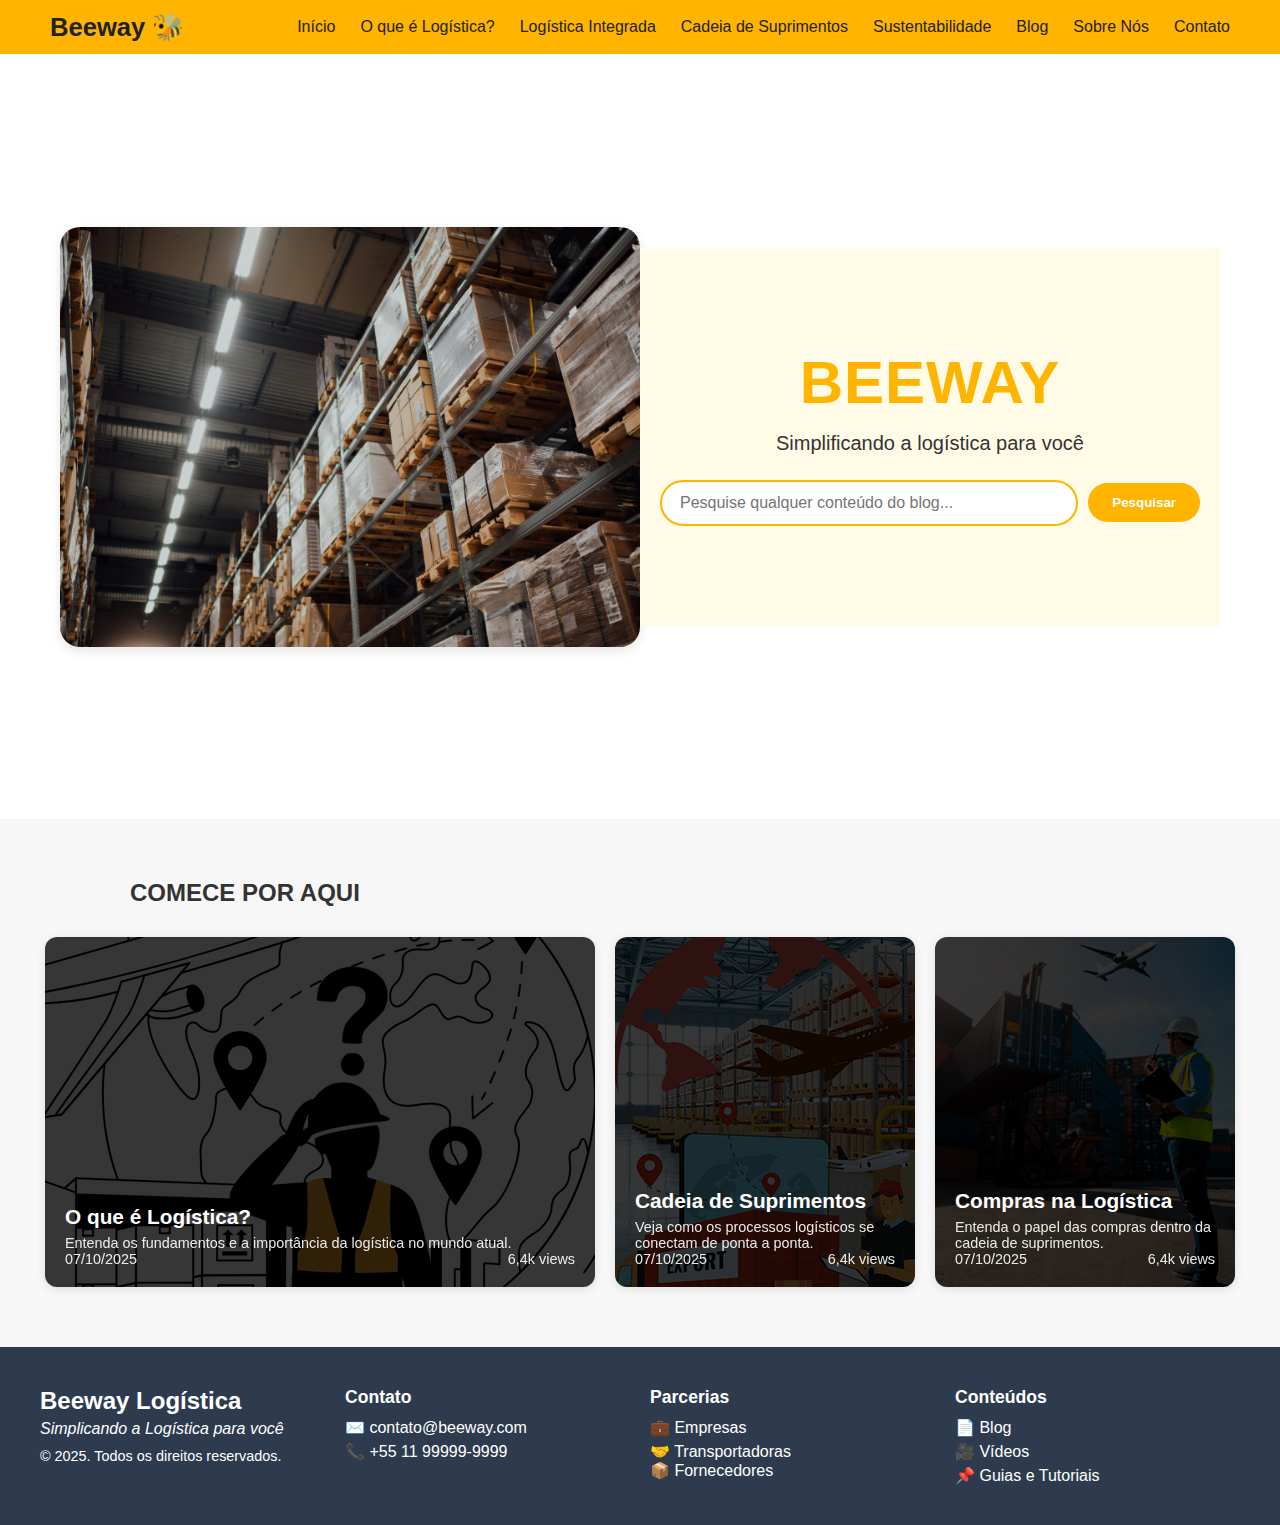
<file: index.html>
<!DOCTYPE html>
<html lang="pt-BR">
<head>
  <meta charset="UTF-8" />
  <meta name="viewport" content="width=device-width, initial-scale=1.0" />
  <title>Beeway - Logística</title>
  <style>

    .logo-link {
  text-decoration: none; /* remove o sublinhado */
  color: inherit;        /* mantém a cor do texto original */
  cursor: pointer;       /* muda o cursor para mãozinha ao passar */
}


    /* ======== RESET ======== */
    * {
      margin: 0;
      padding: 0;
      box-sizing: border-box;
      font-family: "Poppins", sans-serif;
    }

    body {
      background-color: #f7f7f7;
    }

    /* ======== NAVBAR ======== */
    nav {
      display: flex;
      justify-content: space-between;
      align-items: center;
      background-color: #ffb400; /* Cor amarela inspirada em abelha */
      padding: 12px 050px;
      box-shadow: 0 2px 10px rgba(0, 0, 0, 0.1);
    }

    /* LOGO + TEXTO */
    .logo {
      display: flex;
      align-items: center;
      gap: 10px;
      font-size: 1.6rem;
      font-weight: 600;
      color: #222;
    }

    .logo img {
      width: 40px;
      height: 40px;
    }

    /* LINKS */
    .nav-links {
      display: flex;
      gap: 25px;
    }

    .nav-links a {
      text-decoration: none;
      color: #222;
      font-weight: 100px;
      transition: color 0.3s ease;
    }

    .nav-links a:hover {
      color: #fff;
    }

    /* ======== RESPONSIVIDADE ======== */
    @media (max-width: 768px) {
      nav {
        flex-direction: column;
        gap: 10px;
        padding: 15px;
      }
      .nav-links {
        flex-wrap: wrap;
        justify-content: center;
        gap: 15px;
      }
    }

    /* ======== SEÇÃO INICIAL ======== */
.hero {
  display: flex;
  align-items: center;
  justify-content: space-between;
  padding: 60px;
  background-color: #fff;
  min-height: 85vh;
}


/* IMAGEM À ESQUERDA */
.hero-image {
  width: 50%;
  height: 420px;
  background-image: url('images/caixas.jpg'); /* Caminho da sua imagem local */
  background-size: cover;
  background-position: center;
  border-radius: 20px;
  box-shadow: 0 4px 12px rgba(0, 0, 0, 0.1);
}

/* CONTEÚDO À DIREITA */
.hero-content {
  flex: 1;
  padding-left: 80px;
}

.hero-content h1 {
  font-size: 3rem;
  color: #222;
  letter-spacing: 1px;
}

.hero-content .slogan {
  font-size: 1.3rem;
  margin: 15px 0 25px;
  color: #444;
}

/* CAIXA DE PESQUISA */
.search-box {
  display: flex;
  align-items: center;
  gap: 10px;
}

.search-box input {
  flex: 1;
  padding: 12px 18px;
  border-radius: 30px;
  border: 2px solid #ffb400;
  outline: none;
  font-size: 1rem;
}

.search-box button {
  background-color: #ffb400;
  border: none;
  color: #fff;
  font-weight: 600;
  padding: 12px 24px;
  border-radius: 30px;
  cursor: pointer;
  transition: background-color 0.3s;
}

.search-box button:hover {
  background-color: #e39f00;
}

/* ======== RESPONSIVIDADE ======== */
@media (max-width: 900px) {
  .hero {
    flex-direction: column;
    text-align: center;
    padding: 40px 20px;
  }

  .hero-image {
    width: 100%;
    height: 300px;
    margin-bottom: 30px;
  }

  .hero-content {
    padding-left: 0;
  }

  .search-box {
    flex-direction: column;
    gap: 15px;
  }

  .search-box input {
    width: 100%;
  }

  .search-box button {
    width: 100%;
  }
}

/* ======== SEÇÃO DE POSTS ======== */
.posts-section {
  background-color: #f7f7f7;
  padding: 60px 0;
}

.section-subtitle {
  font-size: 1.5rem;
  font-weight: bold;
  color: #333;
  text-align: left;
  margin-left: 130px;
  margin-bottom: 30px;
}

.posts-container {
  display: flex;
  justify-content: center;
  gap: 20px;
  flex-wrap: wrap;
  padding: 0 40px;
}

/* CARD BASE */
.post {
  position: relative;
  border-radius: 12px;
  overflow: hidden;
  width: 300px;
  height: 350px;
  box-shadow: 0 2px 10px rgba(0, 0, 0, 0.1);
  transition: transform 0.3s ease;
}

.post:hover {
  transform: scale(1.03);
}

/* IMAGEM */
.post img {
  width: 100%;
  height: 100%;
  object-fit: cover;
  filter: brightness(70%); /* escurece levemente a imagem pra o texto aparecer melhor */
}

/* TEXTO SOBREPOSTO */
.post-overlay {
  position: absolute;
  bottom: 0;
  left: 0;
  width: 100%;
  padding: 20px;
  color: white;
  text-align: left;

}

.post-overlay h3 {
  font-size: 1.3rem;
  margin-bottom: 6px;
  margin-bottom:
}

.post-overlay p {
  font-size: 0.9rem;
  opacity: 0.9;
}

/* POST MAIOR (DESTAQUE) */
.post.destaque {
  width: 550px;
  height: 350px;
}



.hero-content {
  position: relative;
  text-align: center;
  padding: 100px 20px;
  background-color: #fffbe6;
}

.hero-content h1 {
  font-size: 60px;
  color: #ffb400;
}

.hero-content .slogan {
  font-size: 20px;
  color: #333;
}

.bee {
  width: 60px;  /* maior */
  height: 60px;
  background-image: url('https://cdn-icons-png.flaticon.com/512/1607/16072720.png');
  background-size: cover;
  position: absolute;
  top: 50px;
  left: 50px;
}



.info {
  display: flex;
  justify-content: space-between; /* um no canto esquerdo e outro no direito */
  align-items: center;
  margin-bottom: 0px; /* espaço abaixo, se quiser */
}

.data,
.views {
  margin: 0; /* tira espaçamento padrão dos <p> */
  font-size: 14px;
  color: #ffffff;
}


  </style>
</head>
<body>
  <nav>
    <!-- LOGO E TEXTO -->
      <a href="index.html" class="logo-link">
        <div class="logo">
          Beeway 🐝
        </div>
      </a>

    <!-- LINKS -->
    <div class="nav-links">
              <a href="index.html">Início</a>
              <a href="oqueelogistica.html">O que é Logística?</a>
              <a href="logisticaintegrada.html">Logística Integrada</a>
              <a href="cadeiadesuprimentos.html">Cadeia de Suprimentos</a>
              <a href="construção.html">Sustentabilidade</a>
              <a href="blog.html">Blog</a>
              <a href="sobre-nos.html">Sobre Nós</a>
              <a href="contato.html">Contato</a>

    </div>
  </nav>

  <!-- SEÇÃO INICIAL -->
<section class="hero">
  <div class="hero-image"></div>

 <div class="hero-content">
  <h1>BEEWAY</h1>
  <p class="slogan">Simplificando a logística para você</p>

  <div class="search-box">
    <input type="text" placeholder="Pesquise qualquer conteúdo do blog..." />
    <button>Pesquisar</button>
  </div>

  <!-- Abelhas -->
  <div class="bee" id="bee1"></div>
  <div class="bee" id="bee2"></div>
  <div class="bee" id="bee3"></div>
</div>

</section>


<!-- SEÇÃO DE POSTS -->
<section class="posts-section">
  <h2 class="section-subtitle">COMECE POR AQUI</h2>
  <div class="posts-container">
    
    <!-- POST DESTAQUE -->
    <a href="oqueelogistica.html">
    <div class="post destaque">
        <img src="./images/oqueelogistica.png" alt="O que é Logística" class="post-image">
        <div class="post-overlay">
          <h3>O que é Logística?</h3>
          <p>Entenda os fundamentos e a importância da logística no mundo atual.</p>
          <div class="info">
              <p class="data">07/10/2025</p>
              <p class="views">6,4k views</p>
             </div>
        </div>
    </div>
  </a>

    <!-- POST 2 -->
    <div class="post">
      <img src="./images/cadeiadesuprimentos.png" alt="Cadeia de Suprimentos" class="post-image">
      <div class="post-overlay">
        <h3>Cadeia de Suprimentos</h3>
        <p>Veja como os processos logísticos se conectam de ponta a ponta.</p>
        <div class="info">
              <p class="data">07/10/2025</p>
              <p class="views">6,4k views</p>
             </div>
      </div>
    </div>

    <!-- POST 3 -->
    <div class="post">
      <img src="./images/comprasnalogistica.png" alt="Compras na Logística" class="post-image">
      <div class="post-overlay">
        <h3>Compras na Logística</h3>
        <p>Entenda o papel das compras dentro da cadeia de suprimentos.</p>
             <div class="info">
              <p class="data">07/10/2025</p>
              <p class="views">6,4k views</p>
             </div>
      </div>
    </div>

  </div>
</section>


<script>

      const bees = document.querySelectorAll('.bee');

    bees.forEach(bee => {
      let x = Math.random() * window.innerWidth;
      let y = Math.random() * 200; // voando sobre título e slogan
      let dx = (Math.random() - 0.5) * 3;
      let dy = (Math.random() - 0.5) * 2;

      function move() {
        x += dx;
        y += dy;

        // Mantém a abelha dentro da área da tela sobre o título
        if (x < 0 || x > window.innerWidth - 30) dx = -dx;
        if (y < 0 || y > 200) dy = -dy;

        bee.style.left = x + 'px';
        bee.style.top = y + 'px';

        requestAnimationFrame(move);
      }

      move();
    });

</script>


<!-- Footer -->
<footer style="background-color:#2E3B4E; color:#fff; padding:40px 20px; font-family:Arial,sans-serif;">
  <div style="max-width:1200px; margin:0 auto; display:flex; flex-wrap:wrap; justify-content:space-between; align-items:flex-start; gap:20px;">

    <!-- Esquerda: Nome do site e slogan -->
    <div style="flex:1; min-width:200px;">
      <h2 style="margin:0; font-size:1.5em;">Beeway Logística</h2>
      <p style="margin:5px 0 10px 0; font-size:1em; font-style:italic;">Simplicando a Logística para você</p>
      <p style="margin:0; font-size:0.9em;">© 2025. Todos os direitos reservados.</p>
    </div>

    <!-- Coluna: Contato -->
    <div style="flex:1; min-width:150px;">
      <h3 style="margin-bottom:10px; font-size:1.1em;">Contato</h3>
      <p style="margin:0 0 5px 0;">✉️ contato@beeway.com</p>
      <p style="margin:0;">📞 +55 11 99999-9999</p>
    </div>

    <!-- Coluna: Parcerias -->
    <div style="flex:1; min-width:150px;">
      <h3 style="margin-bottom:10px; font-size:1.1em;">Parcerias</h3>
      <p style="margin:0 0 5px 0;">💼 Empresas</p>
      <p style="margin:0;">🤝 Transportadoras</p>
      <p style="margin:0;">📦 Fornecedores</p>
    </div>

    <!-- Coluna: Conteúdos -->
    <div style="flex:1; min-width:150px;">
      <h3 style="margin-bottom:10px; font-size:1.1em;">Conteúdos</h3>
      <p style="margin:0 0 5px 0;">📄 Blog</p>
      <p style="margin:0 0 5px 0;">🎥 Vídeos</p>
      <p style="margin:0;">📌 Guias e Tutoriais</p>
    </div>

  </div>
</footer>



</body>
</html>
</file>
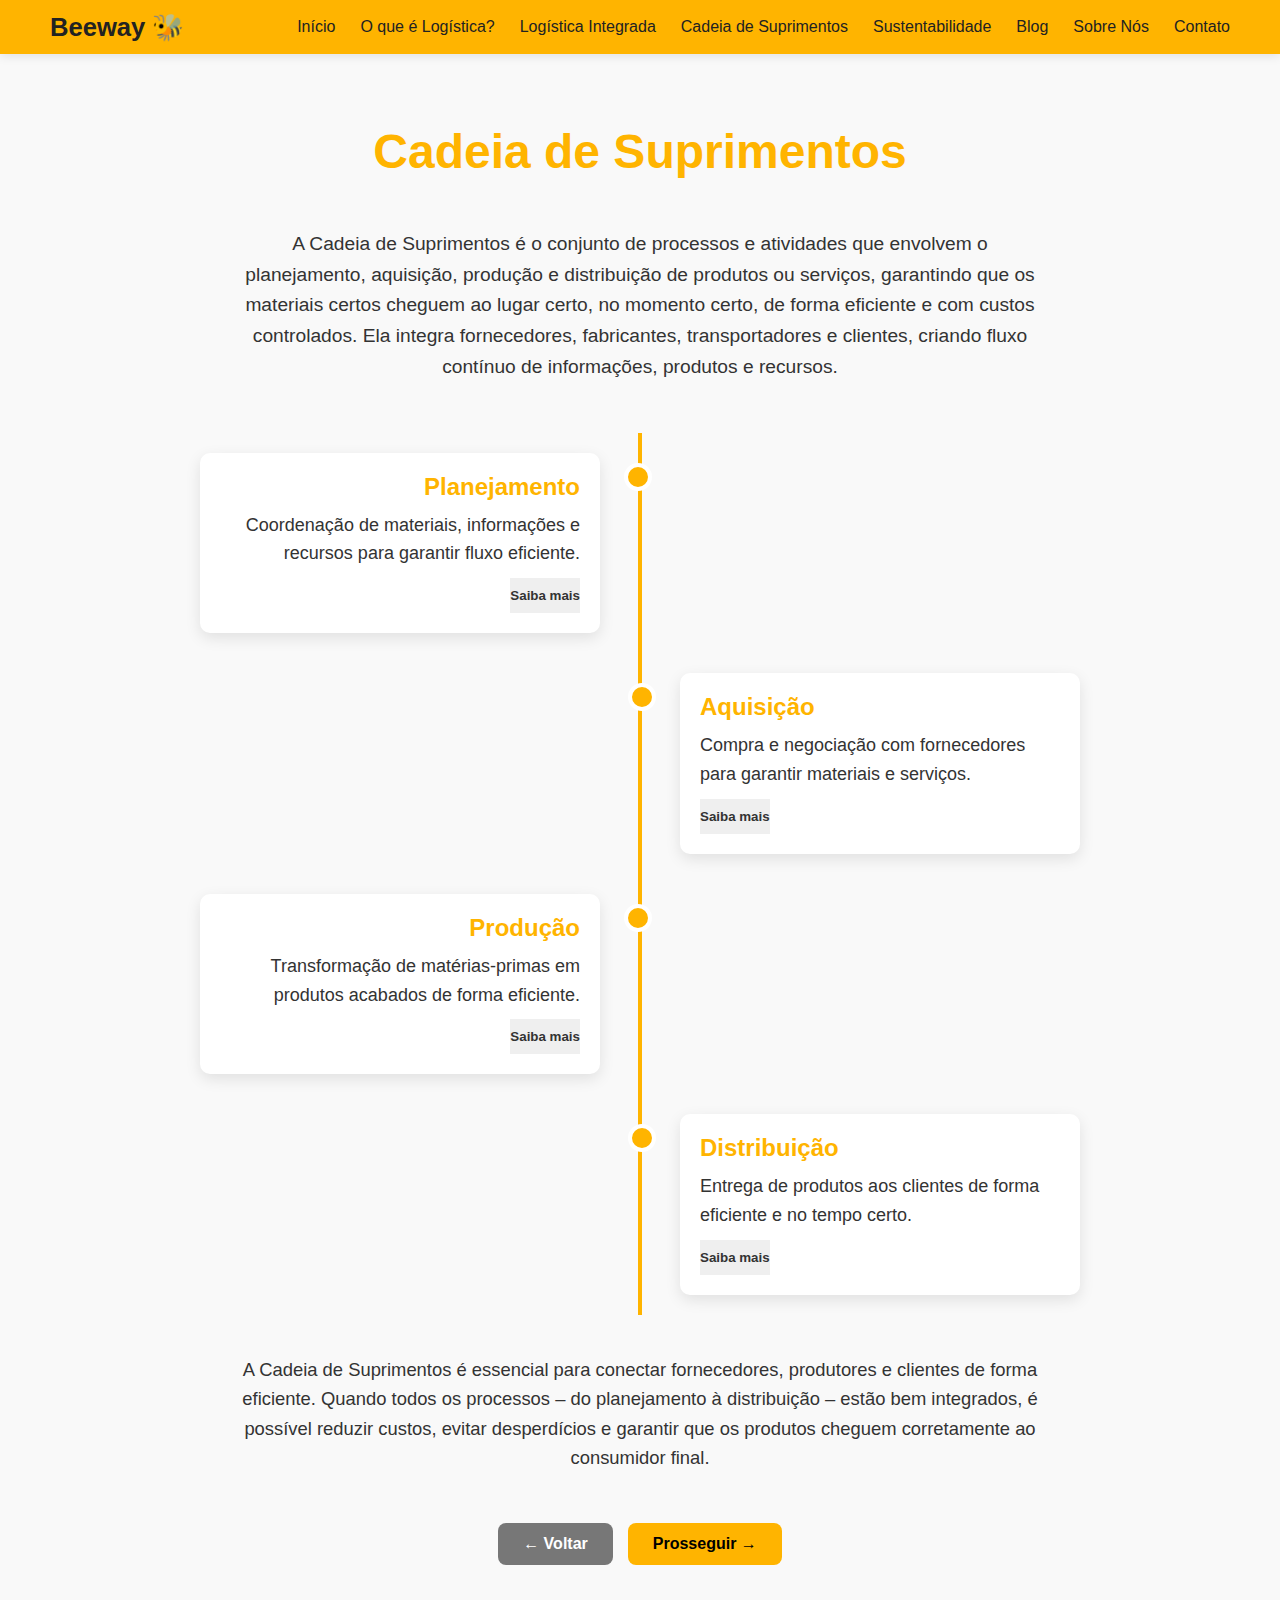
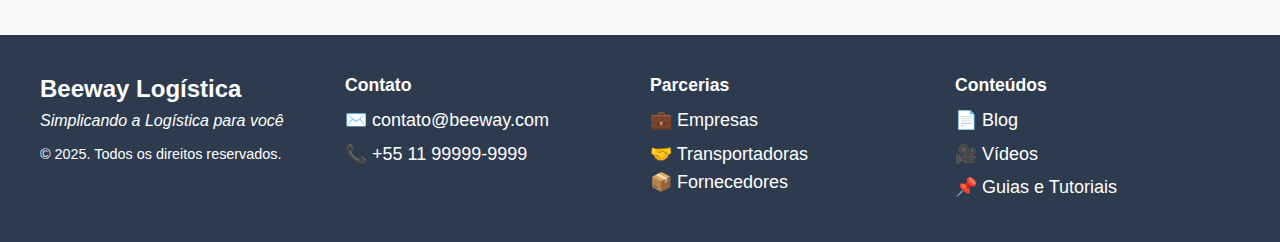
<file: cadeiadesuprimentos.html>
<!DOCTYPE html>
<html lang="pt-BR">
<head>
<meta charset="UTF-8">
<meta name="viewport" content="width=device-width, initial-scale=1.0">
<title>Cadeia de Suprimentos</title>
<link rel="stylesheet" href="style-suprimentos.css">


 <style>

    .logo-link {
  text-decoration: none; /* remove o sublinhado */
  color: inherit;        /* mantém a cor do texto original */
  cursor: pointer;       /* muda o cursor para mãozinha ao passar */
}


    /* ======== RESET ======== */
    * {
      margin: 0;
      padding: 0;
      box-sizing: border-box;
      font-family: "Poppins", sans-serif;
    }

    body {
      background-color: #f7f7f7;
    }

    /* ======== NAVBAR ======== */
    nav {
      display: flex;
      justify-content: space-between;
      align-items: center;
      background-color: #ffb400; /* Cor amarela inspirada em abelha */
      padding: 12px 050px;
      box-shadow: 0 2px 10px rgba(0, 0, 0, 0.1);
    }

    /* LOGO + TEXTO */
    .logo {
      display: flex;
      align-items: center;
      gap: 10px;
      font-size: 1.6rem;
      font-weight: 600;
      color: #222;
    }

    .logo img {
      width: 40px;
      height: 40px;
    }

    /* LINKS */
    .nav-links {
      display: flex;
      gap: 25px;
    }

    .nav-links a {
      text-decoration: none;
      color: #222;
      font-weight: 100px;
      transition: color 0.3s ease;
    }

    .nav-links a:hover {
      color: #fff;
    }

    /* ======== RESPONSIVIDADE ======== */
    @media (max-width: 768px) {
      nav {
        flex-direction: column;
        gap: 10px;
        padding: 15px;
      }
      .nav-links {
        flex-wrap: wrap;
        justify-content: center;
        gap: 15px;
      }
    }

    /* ======== SEÇÃO INICIAL ======== */
.hero {
  display: flex;
  align-items: center;
  justify-content: space-between;
  padding: 60px;
  background-color: #fff;
  min-height: 85vh;
}

/* IMAGEM À ESQUERDA */
.hero-image {
  flex: 1;
  background-image: url('https://images.unsplash.com/photo-1605296867304-46d5465a13f1?auto=format&fit=crop&w=900&q=60');
  background-size: cover;
  background-position: center;
  border-radius: 20px;
  height: 500px;
  box-shadow: 0 4px 12px rgba(0, 0, 0, 0.1);
}

/* CONTEÚDO À DIREITA */
.hero-content {
  flex: 1;
  padding-left: 80px;
}

.hero-content h1 {
  font-size: 3rem;
  color: #222;
  letter-spacing: 1px;
}

.hero-content .slogan {
  font-size: 1.3rem;
  margin: 15px 0 25px;
  color: #444;
}

/* CAIXA DE PESQUISA */
.search-box {
  display: flex;
  align-items: center;
  gap: 10px;
}

.search-box input {
  flex: 1;
  padding: 12px 18px;
  border-radius: 30px;
  border: 2px solid #ffb400;
  outline: none;
  font-size: 1rem;
}

.search-box button {
  background-color: #ffb400;
  border: none;
  color: #fff;
  font-weight: 600;
  padding: 12px 24px;
  border-radius: 30px;
  cursor: pointer;
  transition: background-color 0.3s;
}

.search-box button:hover {
  background-color: #e39f00;
}

/* ======== RESPONSIVIDADE ======== */
@media (max-width: 900px) {
  .hero {
    flex-direction: column;
    text-align: center;
    padding: 40px 20px;
  }

  .hero-image {
    width: 100%;
    height: 300px;
    margin-bottom: 30px;
  }

  .hero-content {
    padding-left: 0;
  }

  .search-box {
    flex-direction: column;
    gap: 15px;
  }

  .search-box input {
    width: 100%;
  }

  .search-box button {
    width: 100%;
  }
}

/* ======== SEÇÃO DE POSTS ======== */
.posts-section {
  background-color: #f7f7f7;
  padding: 60px 0;
}

.section-subtitle {
  font-size: 1.5rem;
  font-weight: bold;
  color: #333;
  text-align: left;
  margin-left: 130px;
  margin-bottom: 30px;
}

.posts-container {
  display: flex;
  justify-content: center;
  gap: 20px;
  flex-wrap: wrap;
  padding: 0 40px;
}

/* CARD BASE */
.post {
  position: relative;
  border-radius: 12px;
  overflow: hidden;
  width: 300px;
  height: 350px;
  box-shadow: 0 2px 10px rgba(0, 0, 0, 0.1);
  transition: transform 0.3s ease;
}

.post:hover {
  transform: scale(1.03);
}

/* IMAGEM */
.post img {
  width: 100%;
  height: 100%;
  object-fit: cover;
  filter: brightness(70%); /* escurece levemente a imagem pra o texto aparecer melhor */
}

/* TEXTO SOBREPOSTO */
.post-overlay {
  position: absolute;
  bottom: 0;
  left: 0;
  width: 100%;
  padding: 20px;
  color: white;
  text-align: left;
}

.post-overlay h3 {
  font-size: 1.3rem;
  margin-bottom: 6px;
}

.post-overlay p {
  font-size: 0.9rem;
  opacity: 0.9;
}

/* POST MAIOR (DESTAQUE) */
.post.destaque {
  width: 550px;
  height: 350px;
}



.hero-content {
  position: relative;
  text-align: center;
  padding: 100px 20px;
  background-color: #fffbe6;
}

.hero-content h1 {
  font-size: 60px;
  color: #ffb400;
}

.hero-content .slogan {
  font-size: 20px;
  color: #333;
}

.bee {
  width: 60px;  /* maior */
  height: 60px;
  background-image: url('https://cdn-icons-png.flaticon.com/512/1607/16072720.png');
  background-size: cover;
  position: absolute;
  top: 50px;
  left: 50px;
}


/*BOTÕES AVANÇAR E VOLTAR */

/* Centraliza tudo na tela */
/* Centraliza tudo na tela */
.centralizar {
  display: flex;
  justify-content: center; /* centraliza horizontalmente */
  align-items: center;     /* centraliza verticalmente */
}

/* Botões lado a lado */
.botoes-lado-a-lado {
  display: flex;
  gap: 10px; /* espaço entre os botões */
}

.btn-voltar, .btn-prosseguir {
  padding: 10px 20px;
  color: #fff;
  text-decoration: none;
  border-radius: 5px;
  font-weight: bold;
  transition: background-color 0.3s;
}

.btn-voltar {
  background-color: #777;
}

.btn-voltar:hover {
  background-color: #555;
}

.btn-prosseguir {
  background-color: #FFB400;
}

.btn-prosseguir:hover {
  background-color: #e6a500;
}


  body {
      font-family: Arial, sans-serif;
      margin: 0;
      padding: 0;
      background-color: #f9f9f9;
      color: #333;
    }

    .container {
      max-width: 1000px;
      margin: 50px auto;
      padding: 20px;
      text-align: center;
    }

    h1 {
      color: #FFB400;
      margin-bottom: 20px;
    }

    p {
      font-size: 18px;
      line-height: 1.6;
      margin-bottom: 30px;
    }

    .imagens {
      display: flex;
      flex-wrap: wrap;
      justify-content: center;
      gap: 20px;
      margin-bottom: 30px;
    }

    .imagens img {
      width: 300px;
      height: auto;
      border-radius: 10px;
      box-shadow: 0 4px 8px rgba(0,0,0,0.1);
    }

    /* Botões de navegação */
    .botoes-lado-a-lado {
      display: flex;
      gap: 10px;
      justify-content: center;
    }

    .btn-voltar, .btn-prosseguir {
      padding: 10px 20px;
      color: #fff;
      text-decoration: none;
      border-radius: 5px;
      font-weight: bold;
      transition: background-color 0.3s;
    }

    .btn-voltar {
      background-color: #777;
    }

    .btn-voltar:hover {
      background-color: #555;
    }

    .btn-prosseguir {
      background-color: #FFB400;
    }

    .btn-prosseguir:hover {
      background-color: #e6a500;
    }

    
.container1 {
  max-width: 1200px;
  margin: 50px auto;
  padding: 20px;
}

h1 {
  text-align: center;
  color: #FFB400;
  font-size: 3em;
  margin-bottom: 50px;
}

.cards {
  display: grid;
  grid-template-columns: repeat(auto-fit, minmax(300px, 1fr));
  gap: 100px; /* espaço horizontal e vertical entre cards */
}



/* Card */
.card {
  perspective: 1000px;
}

.card-inner {
  position: relative;
  width: 100%;
  min-height: 450px; /* altura mínima suficiente para conteúdo */
  transition: transform 0.8s;
  transform-style: preserve-3d;
}

.card:hover .card-inner {
  transform: rotateY(180deg);
}

.card-front, .card-back {
  position: absolute; /* garante que frente e verso fiquem sobrepostos */
  top: 0;
  left: 0;
  width: 100%;
  border-radius: 15px;
  backface-visibility: hidden;
  box-shadow: 0 10px 20px rgba(0,0,0,0.1);
  overflow: hidden;
  display: flex;
  flex-direction: column;
  align-items: center;
  justify-content: flex-start;
  padding: 20px;
  background-color: #fff;
}

.card-front img {
  width: 100%;
  height: 200px;
  object-fit: cover;
}

.card-front h2 {
  color: #FFB400;
  margin-top: 15px;
  margin-bottom: 20px;
  font-size: 1.8em;
  text-align: center;
}

.card-front p, .card-front ul {
  line-height: 1.5;
  margin-bottom: 10px;
  text-align: center;
}

.card-front ul {
  padding-left: 0;
  list-style-type: disc;
}

/* Verso */
.card-back {
  background-color: #FFB400;
  color: #fff;
  transform: rotateY(180deg);
  justify-content: center;
}

.card-back h3 {
  margin-top: 0;
  margin-bottom: 15px;
  font-size: 1.8em;
  text-align: center;
}

.card-back p {
  font-size: 1.1em;
  line-height: 1.6;
  text-align: center;
}

/* Botões */
.botoes-lado-a-lado {
  display: flex;
  gap: 15px;
  justify-content: center;
  margin-top: 50px;
  flex-wrap: wrap;
}

.btn {
  padding: 12px 25px;
  color: #fff;
  text-decoration: none;
  border-radius: 8px;
  font-weight: bold;
  transition: background-color 0.3s, transform 0.2s;
}

.btn:hover {
  transform: translateY(-2px);
}

.btn-voltar { background-color: #777; }
.btn-voltar:hover { background-color: #555; }

.btn-prosseguir { background-color: #FFB400; color: #000; }
.btn-prosseguir:hover { background-color: #e6a500; }

@media (max-width: 768px) {
  .card-front img {
    height: 180px;
  }
}

  </style>

</head>
  <nav>
      <!-- LOGO E TEXTO -->
        <a href="index.html" class="logo-link">
          <div class="logo">
            Beeway 🐝
          </div>
        </a>

      <!-- LINKS -->
         <div class="nav-links">
                <a href="index.html">Início</a>
                <a href="oqueelogistica.html">O que é Logística?</a>
                <a href="logisticaintegrada.html">Logística Integrada</a>
                <a href="cadeiadesuprimentos.html">Cadeia de Suprimentos</a>
                <a href="construção.html">Sustentabilidade</a>
                <a href="blog.html">Blog</a>
                <a href="sobrenós.html">Sobre Nós</a>
                <a href="contato.html">Contato</a>


      </div>
    </nav>
<body>
<div class="container">
<h1>Cadeia de Suprimentos</h1>

 <!-- Explicação -->
  <p style="text-align:center; font-size:1.2em; max-width:800px; margin: 0 auto 50px auto; line-height:1.6;">
    A Cadeia de Suprimentos é o conjunto de processos e atividades que envolvem o planejamento, aquisição, produção e distribuição de produtos ou serviços, 
    garantindo que os materiais certos cheguem ao lugar certo, no momento certo, de forma eficiente e com custos controlados. 
    Ela integra fornecedores, fabricantes, transportadores e clientes, criando fluxo contínuo de informações, produtos e recursos.
  </p>

<ul class="timeline">

  <!-- Planejamento -->
  <li class="timeline-item">
    <div class="timeline-content">
      <h2>Planejamento</h2>
      <p>Coordenação de materiais, informações e recursos para garantir fluxo eficiente.</p>
      <button class="accordion">Saiba mais</button>
      <div class="panel">
        <p>O planejamento envolve análise de demanda, definição de estoques, programação de compras e produção, garantindo que a cadeia funcione sem interrupções.</p>
      </div>
    </div>
  </li>

  <!-- Aquisição -->
  <li class="timeline-item">
    <div class="timeline-content">
      <h2>Aquisição</h2>
      <p>Compra e negociação com fornecedores para garantir materiais e serviços.</p>
      <button class="accordion">Saiba mais</button>
      <div class="panel">
        <p>A aquisição garante que todos os insumos estejam disponíveis no momento certo, com qualidade e preço adequados. Inclui contratos, logística e gestão de fornecedores.</p>
      </div>
    </div>
  </li>

  <!-- Produção -->
  <li class="timeline-item">
    <div class="timeline-content">
      <h2>Produção</h2>
      <p>Transformação de matérias-primas em produtos acabados de forma eficiente.</p>
      <button class="accordion">Saiba mais</button>
      <div class="panel">
        <p>A produção transforma materiais em produtos finais seguindo padrões de qualidade e sincronização com a demanda, evitando excesso ou falta de produtos.</p>
      </div>
    </div>
  </li>

  <!-- Distribuição -->
  <li class="timeline-item">
    <div class="timeline-content">
      <h2>Distribuição</h2>
      <p>Entrega de produtos aos clientes de forma eficiente e no tempo certo.</p>
      <button class="accordion">Saiba mais</button>
      <div class="panel">
        <p>A distribuição envolve armazenagem, transporte, monitoramento e rastreio, garantindo que os produtos cheguem ao cliente final no prazo e em boas condições.</p>
      </div>
    </div>
  </li>

</ul>

<p style="text-align:center; font-size:1.15em; max-width:800px; margin: 40px auto 0 auto; line-height:1.6;">
  A Cadeia de Suprimentos é essencial para conectar fornecedores, produtores e clientes de forma eficiente. 
  Quando todos os processos – do planejamento à distribuição – estão bem integrados, é possível reduzir custos, evitar desperdícios e garantir que os produtos cheguem corretamente ao consumidor final.
</p>

<div class="botoes-lado-a-lado">
  <a href="logisticaintegrada.html" class="btn btn-voltar">← Voltar</a>
  <a href="compraslogistica.html" class="btn btn-prosseguir">Prosseguir →</a>
</div>

</div>

<script>
// Script do acordeão
var acc = document.getElementsByClassName("accordion");
for (let i = 0; i < acc.length; i++) {
  acc[i].addEventListener("click", function() {
    this.classList.toggle("active");
    var panel = this.nextElementSibling;
    if (panel.style.maxHeight) {
      panel.style.maxHeight = null;
    } else {
      panel.style.maxHeight = panel.scrollHeight + "px";
    }
  });
}
</script>


<!-- Footer -->
<footer style="background-color:#2E3B4E; color:#fff; padding:40px 20px; font-family:Arial,sans-serif;">
  <div style="max-width:1200px; margin:0 auto; display:flex; flex-wrap:wrap; justify-content:space-between; align-items:flex-start; gap:20px;">

    <!-- Esquerda: Nome do site e slogan -->
    <div style="flex:1; min-width:200px;">
      <h2 style="margin:0; font-size:1.5em;">Beeway Logística</h2>
      <p style="margin:5px 0 10px 0; font-size:1em; font-style:italic;">Simplicando a Logística para você</p>
      <p style="margin:0; font-size:0.9em;">© 2025. Todos os direitos reservados.</p>
    </div>

    <!-- Coluna: Contato -->
    <div style="flex:1; min-width:150px;">
      <h3 style="margin-bottom:10px; font-size:1.1em;">Contato</h3>
      <p style="margin:0 0 5px 0;">✉️ contato@beeway.com</p>
      <p style="margin:0;">📞 +55 11 99999-9999</p>
    </div>

    <!-- Coluna: Parcerias -->
    <div style="flex:1; min-width:150px;">
      <h3 style="margin-bottom:10px; font-size:1.1em;">Parcerias</h3>
      <p style="margin:0 0 5px 0;">💼 Empresas</p>
      <p style="margin:0;">🤝 Transportadoras</p>
      <p style="margin:0;">📦 Fornecedores</p>
    </div>

    <!-- Coluna: Conteúdos -->
    <div style="flex:1; min-width:150px;">
      <h3 style="margin-bottom:10px; font-size:1.1em;">Conteúdos</h3>
      <p style="margin:0 0 5px 0;">📄 Blog</p>
      <p style="margin:0 0 5px 0;">🎥 Vídeos</p>
      <p style="margin:0;">📌 Guias e Tutoriais</p>
    </div>

  </div>
</footer>



</body>
</html>
</file>
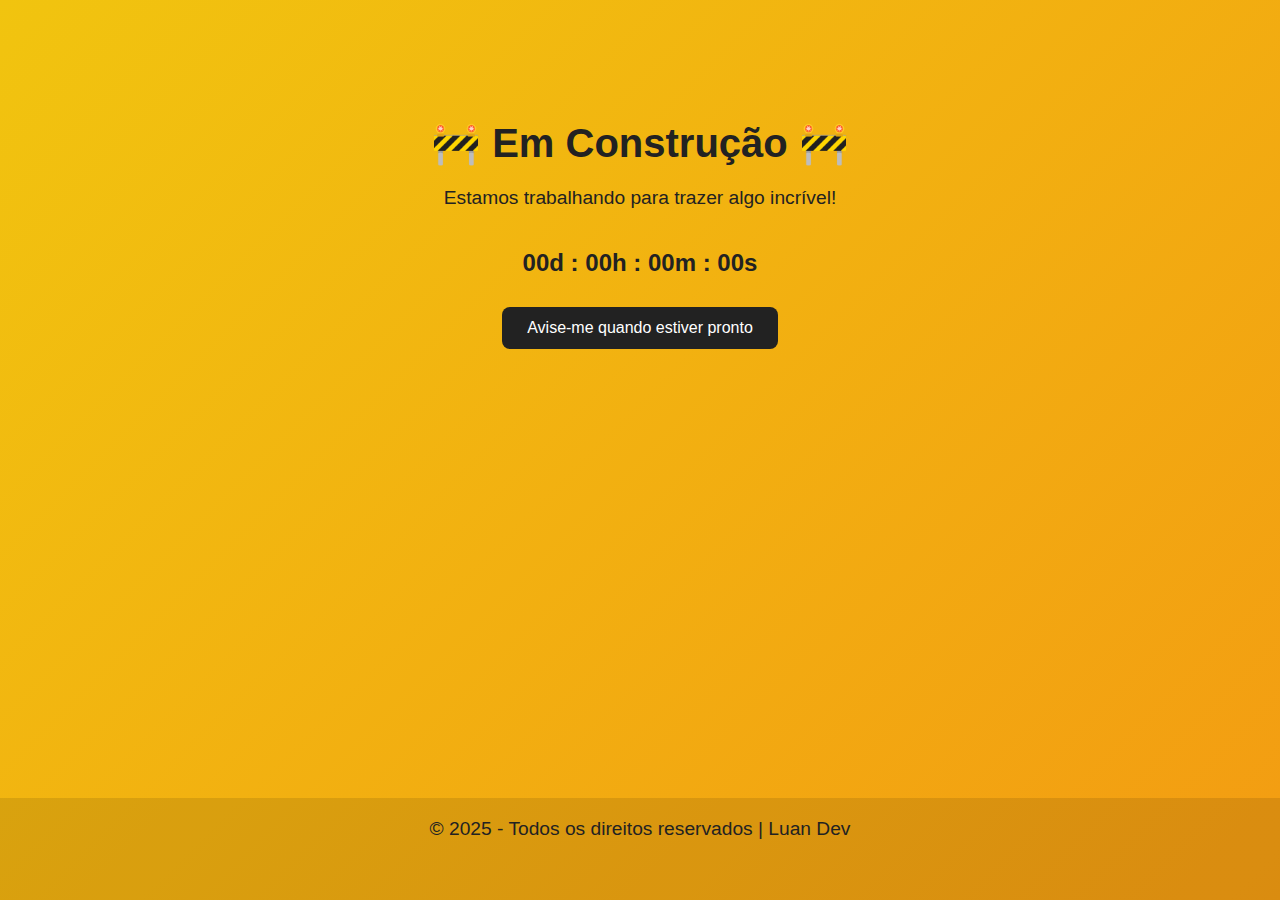
<file: construção.html>
<!DOCTYPE html>
<html lang="pt-BR">
<head>
  <meta charset="UTF-8">
  <meta name="viewport" content="width=device-width, initial-scale=1.0">
  <title>Em Construção 🚧</title>

  <style>
    * {
      margin: 0;
      padding: 0;
      box-sizing: border-box;
      font-family: 'Poppins', sans-serif;
    }

    body {
      height: 100vh;
      display: flex;
      flex-direction: column;
      justify-content: space-between;
      background: linear-gradient(135deg, #f1c40f, #f39c12);
      color: #222;
    }

    .container {
      text-align: center;
      margin-top: 120px;
      animation: fadeIn 1s ease;
    }

    h1 {
      font-size: 2.5rem;
      margin-bottom: 20px;
    }

    p {
      font-size: 1.2rem;
      margin-bottom: 40px;
    }

    #countdown {
      font-size: 1.5rem;
      margin-bottom: 30px;
      font-weight: bold;
    }

    button {
      background: #222;
      color: #fff;
      border: none;
      padding: 12px 25px;
      font-size: 1rem;
      border-radius: 8px;
      cursor: pointer;
      transition: 0.3s;
    }

    button:hover {
      background: #000;
      transform: scale(1.05);
    }

    footer {
      text-align: center;
      padding: 20px 0;
      background: rgba(0,0,0,0.1);
      font-size: 0.9rem;
    }

    @keyframes fadeIn {
      from { opacity: 0; transform: translateY(20px); }
      to { opacity: 1; transform: translateY(0); }
    }
  </style>
</head>

<body>
  <div class="container">
    <h1>🚧 Em Construção 🚧</h1>
    <p>Estamos trabalhando para trazer algo incrível!</p>

    <div id="countdown">
      <span id="days">00</span>d :
      <span id="hours">00</span>h :
      <span id="minutes">00</span>m :
      <span id="seconds">00</span>s
    </div>

    <button onclick="notifyMe()">Avise-me quando estiver pronto</button>
  </div>

  <footer>
    <p>&copy; 2025 - Todos os direitos reservados | Luan Dev</p>
  </footer>

  <script>
    // Define uma data futura (ajuste aqui se quiser)
    const launchDate = new Date("Dec 31, 2025 00:00:00").getTime();

    const timer = setInterval(() => {
      const now = new Date().getTime();
      const distance = launchDate - now;

      const days = Math.floor(distance / (1000 * 60 * 60 * 24));
      const hours = Math.floor((distance % (1000 * 60 * 60 * 24)) / (1000 * 60 * 60));
      const minutes = Math.floor((distance % (1000 * 60 * 60)) / (1000 * 60));
      const seconds = Math.floor((distance % (1000 * 60)) / 1000);

      document.getElementById("days").textContent = days.toString().padStart(2, '0');
      document.getElementById("hours").textContent = hours.toString().padStart(2, '0');
      document.getElementById("minutes").textContent = minutes.toString().padStart(2, '0');
      document.getElementById("seconds").textContent = seconds.toString().padStart(2, '0');

      if (distance < 0) {
        clearInterval(timer);
        document.getElementById("countdown").textContent = "🚀 Já estamos no ar!";
      }
    }, 1000);

    // Botão de aviso
    function notifyMe() {
      alert("Te avisaremos quando o site estiver pronto! 🚧");
    }
  </script>
</body>
</html>
</file>
<file: style-suprimentos.css>
body {
  font-family: 'Segoe UI', Arial, sans-serif;
  margin: 0;
  padding: 0;
  background-color: #f0f2f5;
  color: #333;
}

.container {
  max-width: 1000px;
  margin: 50px auto;
  padding: 20px;
}

h1 {
  text-align: center;
  color: #FFB400;
  font-size: 3em;
  margin-bottom: 50px;
}

/* Timeline */
.timeline {
  position: relative;
  margin: 0;
  padding: 0;
  list-style: none;
}

.timeline::before {
  content: '';
  position: absolute;
  left: 50%;
  top: 0;
  bottom: 0;
  width: 4px;
  background: #FFB400;
  transform: translateX(-50%);
}

.timeline-item {
  position: relative;
  width: 50%;
  padding: 20px 40px;
  box-sizing: border-box;
}

.timeline-item:nth-child(odd) {
  left: 0;
  text-align: right;
}

.timeline-item:nth-child(even) {
  left: 50%;
  text-align: left;
}

.timeline-item::before {
  content: '';
  position: absolute;
  top: 30px;
  width: 20px;
  height: 20px;
  background: #FFB400;
  border-radius: 50%;
  border: 4px solid #fff;
  z-index: 1;
}

.timeline-item:nth-child(odd)::before {
  right: -12px;
}

.timeline-item:nth-child(even)::before {
  left: -12px;
}

/* Timeline content */
.timeline-content {
  background: #fff;
  padding: 20px;
  border-radius: 10px;
  position: relative;
  box-shadow: 0 5px 15px rgba(0,0,0,0.1);
}

.timeline-content h2 {
  margin-top: 0;
  color: #FFB400;
}

.timeline-content p {
  margin: 10px 0;
  line-height: 1.6;
}

/* Acordeão */
.accordion {
  cursor: pointer;
  padding: 10px 0;
  font-weight: bold;
  color: #333;
  border: none;
  text-align: left;
  outline: none;
  transition: color 0.3s;
}

.accordion:hover {
  color: #FFB400;
}

.panel {
  max-height: 0;
  overflow: hidden;
  transition: max-height 0.4s ease;
}

.panel p {
  padding: 10px 0 0 0;
  margin: 0;
}

/* Botões */
.botoes-lado-a-lado {
  display: flex;
  gap: 15px;
  justify-content: center;
  margin-top: 50px;
  flex-wrap: wrap;
}

.btn {
  padding: 12px 25px;
  color: #fff;
  text-decoration: none;
  border-radius: 8px;
  font-weight: bold;
  transition: background-color 0.3s, transform 0.2s;
}

.btn:hover {
  transform: translateY(-2px);
}

.btn-voltar { background-color: #777; }
.btn-voltar:hover { background-color: #555; }

.btn-prosseguir { background-color: #FFB400; color: #000; }
.btn-prosseguir:hover { background-color: #e6a500; }

@media (max-width: 768px) {
  .timeline-item {
    width: 100%;
    left: 0 !important;
    text-align: left !important;
    padding-left: 60px;
    padding-right: 20px;
  }

  .timeline-item::before {
    left: 20px !important;
  }

  .timeline::before {
    left: 20px;
  }
}
</file>
